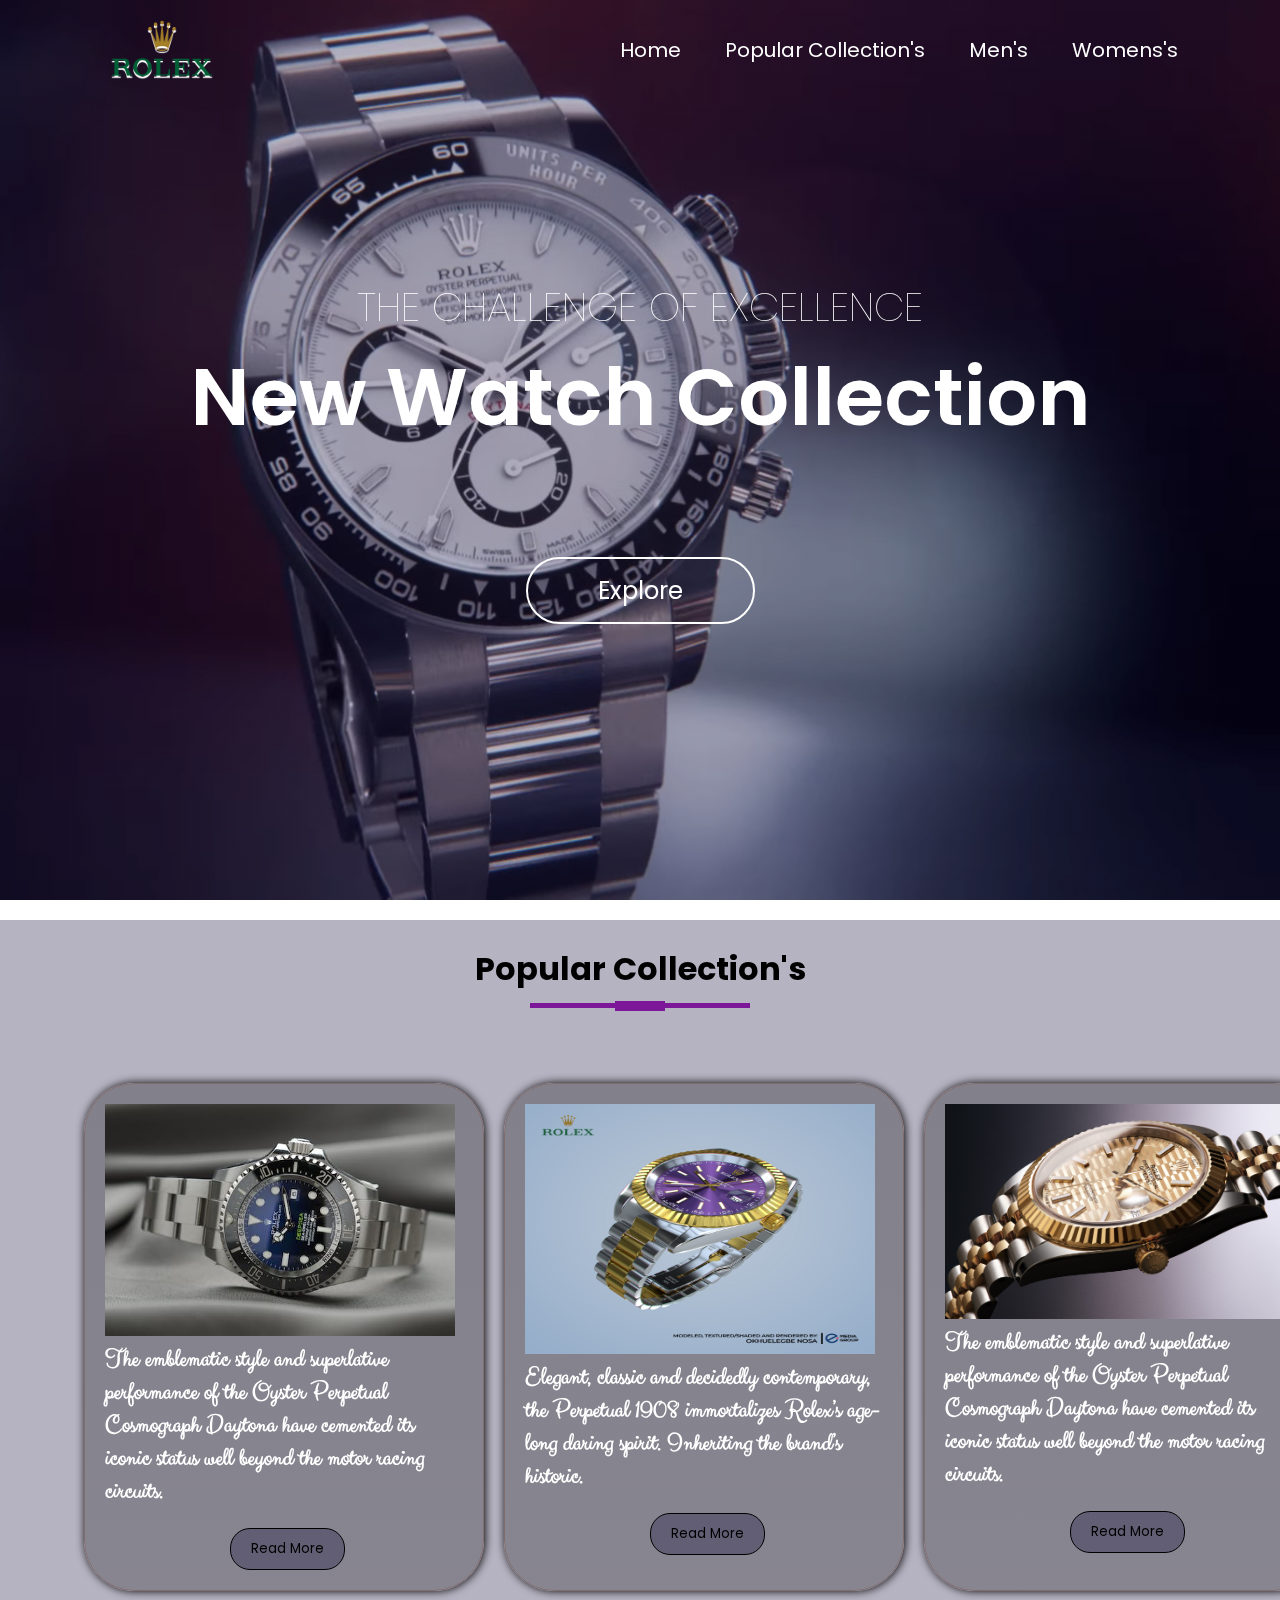
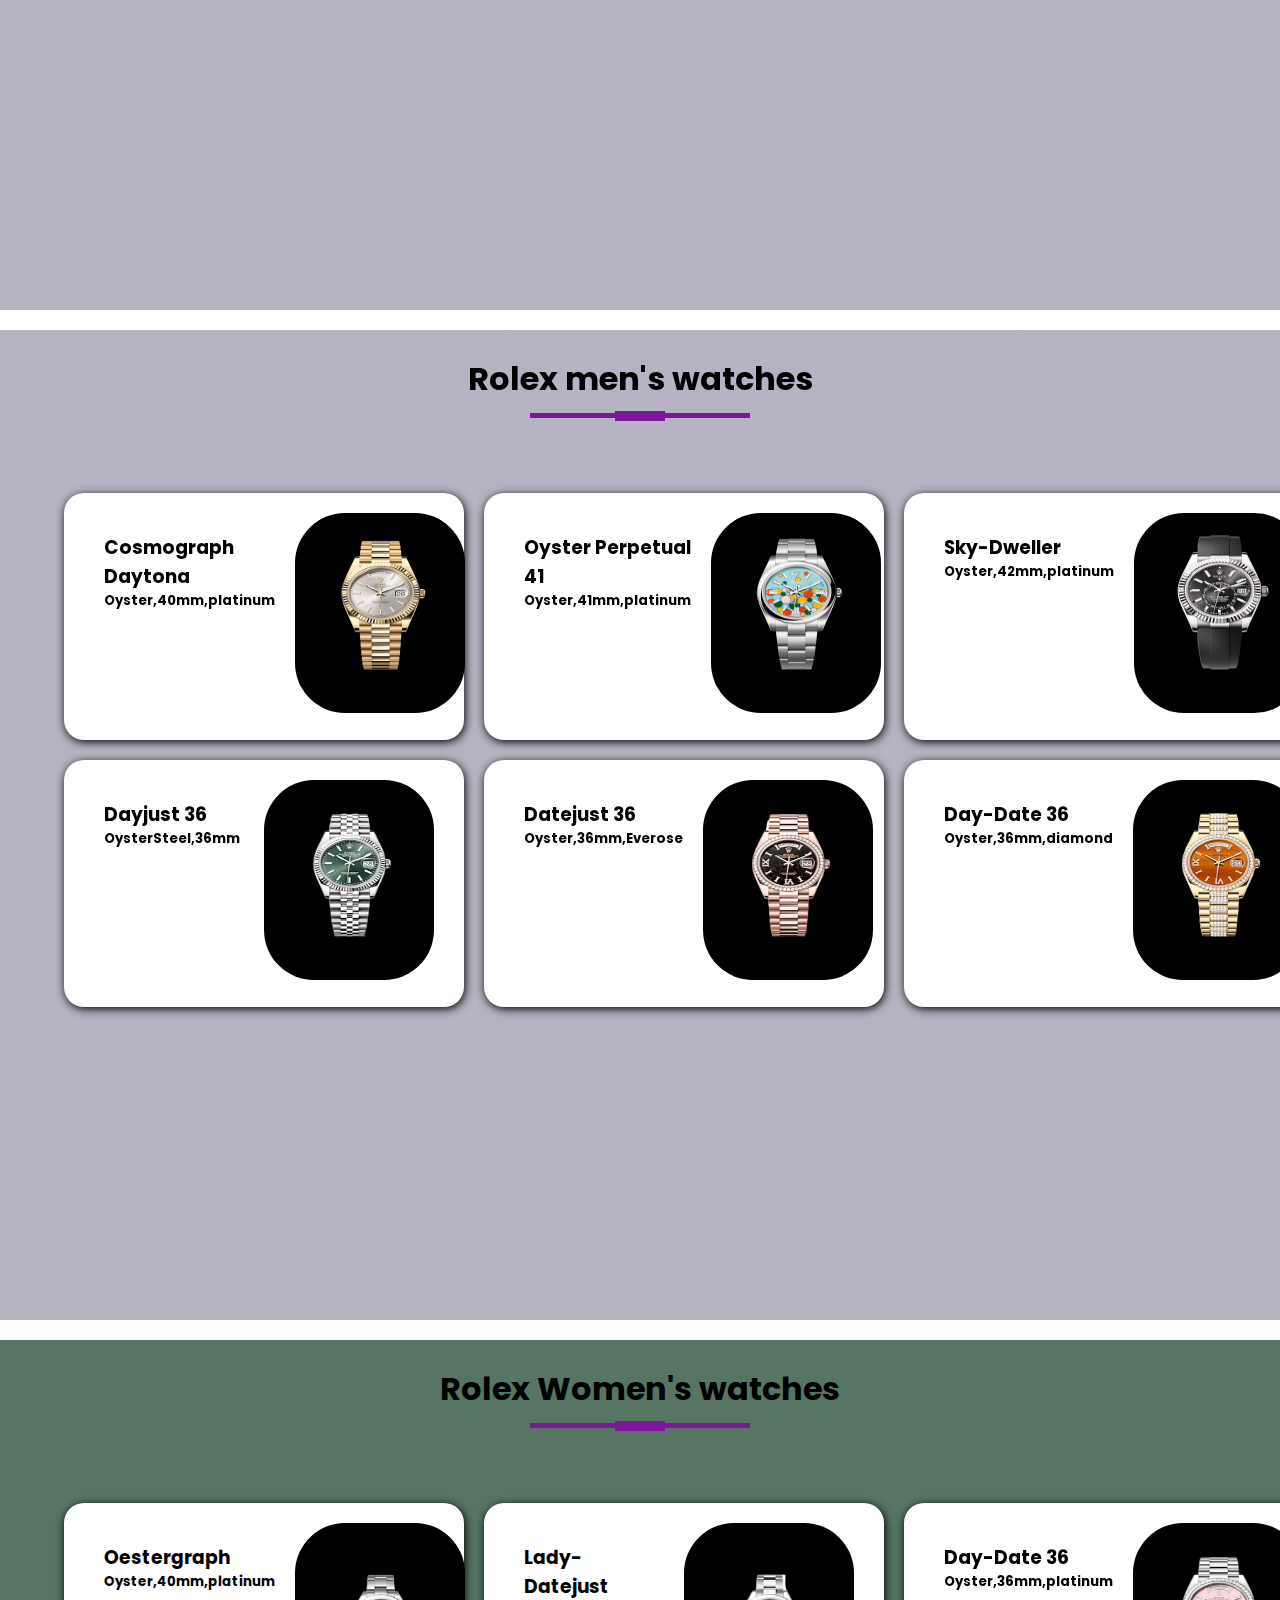
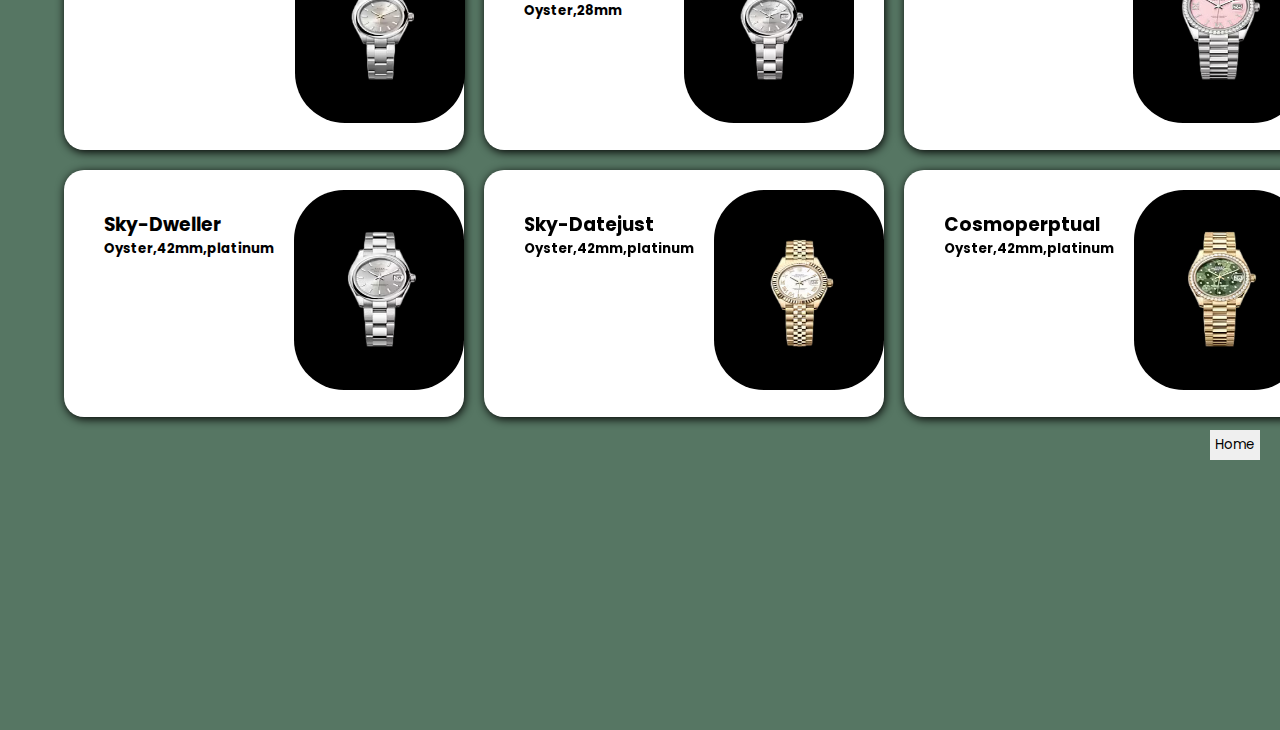
<file: Task-1/index.html>
<!DOCTYPE html>
<html lang="en">
<head>
    <meta charset="UTF-8">
    <meta http-equiv="X-UA-Compatible" content="IE=edge">
    <meta name="viewport" content="width=device-width, initial-scale=1.0">
    <title>Task-1/Landing Page</title>
    <link rel="shortcut icon" href="images/shortcuticon.png">
    <link rel="stylesheet" href="style.css">
    <link rel="stylesheet" href="">
</head>
<body>
    <header id="home">

        <video autoplay loop muted plays-inline class="back-video" >
            <source src="images/rolex video.webm" >
        </video>
        <nav>
            <img src="images/Rolex_logo.png" class="logo"  alt="">
            <ul>
                <li><a href="#">Home</a></li>
                <li><a href="#Popular Collections">Popular Collection's</a></li>
                <li><a href="#men">Men's</a></li>
                <li><a href="#women">Womens's</a></li>
            </ul>
        </nav>
        <div class="content">
            <h3>THE CHALLENGE OF EXCELLENCE</h3>
            <h1>New Watch Collection</h1>
            <a href="#">Explore</a>

        </div>
    </header>

    <main >
        <!----------------------------Popular Collections-------------------------------------------->
        <div id="Popular Collections">
            <div class="container">
                <h1 class="title">Popular Collection's </h1>
                <div class="card-holder">
                    <div class="card">
                        <img src="images/img1.jpeg" width="350" >
                        <div class="card-des">
                            <p>The emblematic style and superlative performance of the Oyster Perpetual Cosmograph Daytona have cemented its iconic status well beyond the motor racing circuits. </p>
                        </div>
                        <button class="btn">Read More</button>
                    </div>
                    <div class="card">
                        <img src="images/img2.jpeg" width="350" height="250" >
                        <div class="card-des">
                            <p>Elegant, classic and decidedly contemporary, the Perpetual 1908 immortalizes Rolex’s age-long daring spirit. Inheriting the brand’s historic.</p>
                        </div>
                        <button class="btn">Read More</button>
                    </div>
                    <div class="card">
                        <img src="images/img3.jpeg" width="350" >
                        <div class="card-des">
                            <p>The emblematic style and superlative performance of the Oyster Perpetual Cosmograph Daytona have cemented its iconic status well beyond the motor racing circuits. </p>
                        </div>
                        <button class="btn">Read More</button>
                    </div>
                </div>
            </div>
        </div>
        <!----------------------------men's Watches-------------------------------------------->

        <div id="men">
            <div class="container">
                <h1 class="title">Rolex men's watches</h1>
                <div class="cards-men">
                       <div class="row">
                        <div class="col-1">
                               <h3>Cosmograph Daytona</h3>
                               <h5>Oyster,40mm,platinum</h5>
                        </div>
                        <div class="col-2">
                            <img src="images/4_1.jpg" width="170" height="200" >
                        </div>

                       </div>

                       <div class="row">
                        <div class="col-1">
                               <h3>Oyster Perpetual 41</h3>
                               <h5>Oyster,41mm,platinum</h5>
                        </div>
                        <div class="col-2">
                            <img  src="images/3_1.jpg" width="170" height="200" >
                        </div>

                       </div>

                       <div class="row">
                        <div class="col-1">
                               <h3>Sky-Dweller</h3>
                               <h5>Oyster,42mm,platinum</h5>
                        </div>
                        <div class="col-2">
                            <img  src="images/1_1.jpg" width="170" height="200" >
                        </div>
                        
                       </div>
                       
                       <div class="row">
                        <div class="col-1">
                               <h3>Dayjust 36</h3>
                               <h5>OysterSteel,36mm</h5>
                        </div>
                        <div class="col-2">
                            <img  src="images/m4.png" width="170" height="200" >
                        </div>
                        
                       </div>

                       <div class="row">
                        <div class="col-1">
                               <h3>Datejust 36</h3>
                               <h5>Oyster,36mm,Everose</h5>
                        </div>
                        <div class="col-2">
                            <img  src="images/m5.png" width="170" height="200" >
                        </div>
                        
                       </div>

                       <div class="row">
                        <div class="col-1">
                               <h3>Day-Date 36</h3>
                               <h5>Oyster,36mm,diamond</h5>
                        </div>
                        <div class="col-2">
                            <img  src="images/m6.png" width="170" height="200" >
                        </div>
                        
                       </div>


                </div>
                
                
            </div>
            
        </div>

        <div id="women">
            <div class="container1">
                <h1 class="title">Rolex Women's watches</h1>
                <div class="cards-women">
                       <div class="row">
                        <div class="col-1">
                               <h3>Oestergraph</h3>
                               <h5>Oyster,40mm,platinum</h5>
                        </div>
                        <div class="col-2">
                            <img  src="images/w1.png" width="170" height="200" >
                        </div>

                       </div>

                       <div class="row">
                        <div class="col-1">
                               <h3>Lady-Datejust</h3>
                               <h5>Oyster,28mm</h5>
                        </div>
                        <div class="col-2">
                            <img src="images/w2.png" width="170" height="200" >
                        </div>

                       </div>

                       <div class="row">
                        <div class="col-1">
                               <h3>Day-Date 36</h3>
                               <h5>Oyster,36mm,platinum</h5>
                        </div>
                        <div class="col-2">
                            <img src="images/w3.png" width="170" height="200" >
                        </div>
                       </div>
                       <div class="row">
                        <div class="col-1">
                               <h3>Sky-Dweller</h3>
                               <h5>Oyster,42mm,platinum</h5>
                        </div>
                        <div class="col-2">
                            <img src="images/w4.png" width="170" height="200" >
                        </div>
                       </div>

                       <div class="row">
                        <div class="col-1">
                               <h3>Sky-Datejust</h3>
                               <h5>Oyster,42mm,platinum</h5>
                        </div>
                        <div class="col-2">
                            <img src="images/w5.png" width="170" height="200" >
                        </div>
                       </div>

                       <div class="row">
                        <div class="col-1">
                               <h3>Cosmoperptual</h3>
                               <h5>Oyster,42mm,platinum</h5>
                        </div>
                        <div class="col-2">
                            <img src="images/w6.png" width="170" height="200" >
                        </div>
                       </div>

                       <button class="back" ><a href="#home"> Home</a></button>
                       
                </div>
               
                
            </div>
            
        </div>
    </main>

</body>
</html>
</file>
<file: Task-1/style.css>
@import url('https://fonts.googleapis.com/css2?family=Clicker+Script&family=Poppins:wght@300;400;500;600;700;800;900&display=swap');

*{
    margin: 0;
    padding: 0;
    box-sizing: border-box;
    font-family: 'Poppins',sans-serif;
}
header{
    width: 100%;
    height: 100vh;
    background-image: linear-gradient(rgba(12,3,51,0.3),rgba(12,3,51,0.3));
    position: relative;
    padding: 0 5%;
    display: flex;
    align-items: center;
    justify-content: center;
}

nav{
    width: 100%;
   /* background: linear-gradient(90deg, #0b3e27, #197149);*/
    position: absolute;
    top: 0;
    left: 0;
    padding: 20px 8%;
    display: flex;
    align-items: center;
    justify-content: space-between;
}
nav .logo{
 width: 120px;
}
nav ul li{
    list-style: none;
    display:  inline-block;
    margin-left: 40px;
}
nav ul li a{
    text-decoration: none;
    color: #fff;
    font-size:20px ;
    transition: 0.8s;
}
nav ul li a:hover{
    border-bottom: 5px solid #fff;
}

.content{
    text-align: center;
}

.content h1{
    font-size: 80px;
    color: #fff;
    font-weight: 600;
}
.content h3{
    font-size: 40px;
    color: #fff;
    font-weight: 150;
}

.content a{
    text-decoration: none;
    display: inline-block;
    color: #fff;
    font-size: 24px;
    border: 2px solid #fff;
    padding: 14px 70px;
    border-radius: 50px;
    margin-top: 100px;
}

.back-video{
    position: absolute;
    right: 0;
    bottom: 0;
    z-index: -1;
}
/*The video is not correct dimension so we are using aspect ratio*/
@media(min-aspect-ratio:16/9){
    .back-video{
        width: 100%;
        height: auto;
    }
}

@media(max-aspect-ratio:16/9){
    .back-video{
        width:auto ;
        height: 100%;
    }
}

.container{
    width: 100%;
    height: 110vh;
    background-image: linear-gradient(rgba(12,3,51,0.3),rgba(12,3,51,0.3));
    position: relative;
    padding: 0 5%;
}

.title::before{
    content: '';
    background: #7b1798;
    height: 5px;
    width: 220px;
    margin-left: auto;
    margin-right: auto;
    display: block;
    transform: translateY(63px);
}

.title::after{
    content: '';
    background: #7b1798;
    height: 10px;
    width:50px;
    margin-left: auto;
    margin-right: auto;
    margin-bottom: 40px;
    display: block;
    transform: translateY(8px);
}

.container h1{
    text-align: center;
    padding: 20px;
    margin: 20px;
}
.container .card{
    border: 1px solid rgb(129, 108, 108);
    box-shadow: 1px 0px 10px black;
    border-radius: 50px;
    background: linear-gradient(rgba(12, 12, 12, 0.3),rgba(29, 28, 31, 0.3));
    padding: 20px 20px;
    width: 400px;
    margin-left: 20px;
    transition: 0.5 ease all;
}

.container .card:hover{
    background-color: lwhite
}

.container .card .btn{
    color: black;
    padding: 10px 20px;
    text-align: center;
    align-items: center;
    margin-left:125px ;
    margin-top: 20px;
    border-radius: 20px;
    border: 1px solid black;
    background: linear-gradient(rgba(12,3,51,0.3),rgba(12,3,51,0.3));
    cursor: pointer;

}
.container .card .card-des p{
    font-family: 'Clicker Script', cursive;
    font-size: 25px;
    font-weight: 600;
    color: #fff;
}

.card-holder{
    display: inline-flex;
}

/* Men*/
.row{
    width: 400px;
    display: grid;
    grid-template-columns: 6fr 6fr;
    box-shadow:1px 2px 10px black ;
    padding: 20px 20px;
    border-radius: 20px;
    background: #fff;
    margin-right: 20px;
}
.col-1 {
    padding: 20px;
    font-family: 'Clicker Script', cursive;
}

.cards-men{
    display: grid;
    grid-template-columns: 6fr 6fr 6fr;
    row-gap: 20px;
    margin-bottom: 20px;
}

.col-2 img{
    border-radius: 50px;
}



.container1{
    margin-top: 20px;
    width: 100%;
    height: 110vh;
    background-image: linear-gradient(rgb(86,118,99),rgb(86,118,99));
    position: relative;
    padding: 0 5%;
}
.container1 h1{
    text-align: center;
    padding: 20px;
    margin: 20px;
}
.container1 .card{
    border: 1px solid rgb(129, 108, 108);
    box-shadow: 1px 0px 10px black;
    border-radius: 50px;
    background: linear-gradient(rgba(12, 12, 12, 0.3),rgba(29, 28, 31, 0.3));
    padding: 20px 20px;
    width: 300px;
    margin-left: 20px;
}

.container1 .card .btn{
    color: black;
    padding: 10px 20px;
    text-align: center;
    align-items: center;
    margin-left:125px ;
    margin-top: 20px;
    border-radius: 20px;
    border: 1px solid black;
    background: linear-gradient(rgba(12,3,51,0.3),rgba(12,3,51,0.3));
    cursor: pointer;

}
.container1 .card .card-des p{
    font-family: 'Clicker Script', cursive;
    font-size: 25px;
    font-weight: 500;
    color: #fff;
}
.cards-women{
    display: grid;
    grid-template-columns: 6fr 6fr 6fr;
    row-gap: 20px;
}

.imgs{
    background-image: black;
}



.cards-women .back a{
    color: black;
    text-decoration: none;
}

.cards-women .back{
    width: 50px;
    position: absolute;
    top: 690px;
    outline: none;
    border: none;
    padding: 5px;
     right: 20px; 
}
</file>
